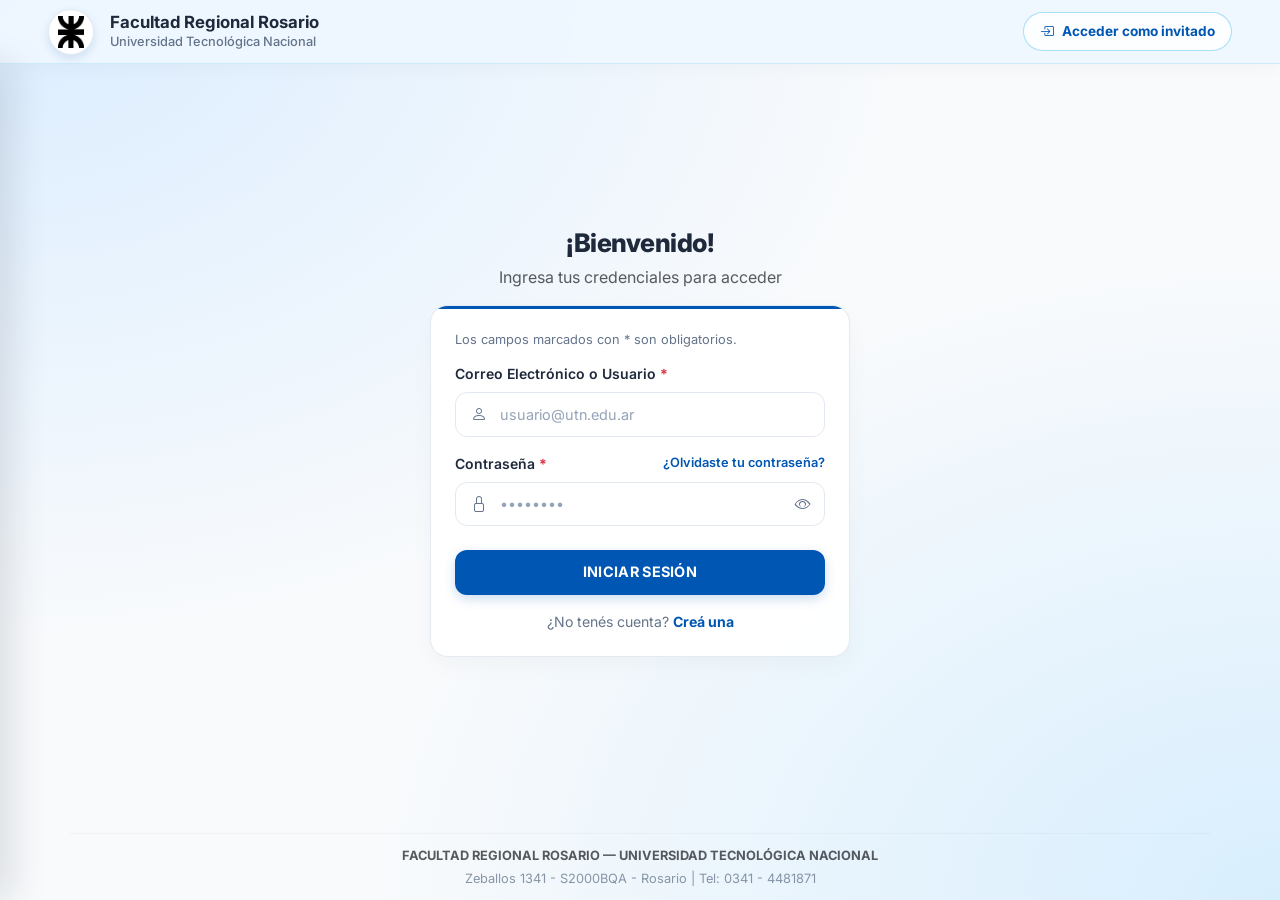
<file: frontend/index.html>
<!DOCTYPE html>
<html lang="es">

<head>
    <meta charset="UTF-8">
    <meta name="viewport" content="width=device-width, initial-scale=1.0">

    <title>Sistema de Gestión de Vacantes - UTN FRRO</title>

    <!-- Bootstrap -->
    <link
        href="https://cdn.jsdelivr.net/npm/bootstrap@5.3.2/dist/css/bootstrap.min.css"
        rel="stylesheet"
    >
    <!-- Bootstrap Icons -->
    <link
        rel="stylesheet"
        href="https://cdn.jsdelivr.net/npm/bootstrap-icons@1.11.1/font/bootstrap-icons.css"
    >
    <!-- Google Fonts (preconnect: la fuente llega antes y la letra no "salta") -->
    <link rel="preconnect" href="https://fonts.googleapis.com">
    <link rel="preconnect" href="https://fonts.gstatic.com" crossorigin>
    <link
        href="https://fonts.googleapis.com/css2?family=Inter:wght@300;400;500;600;700;800&display=swap"
        rel="stylesheet"
    >
    <!-- CSS global -->
    <link rel="stylesheet" href="assets/css/global.css?v=2">
</head>

<body>
    <!-- CARGA INICIAL: se ve hasta saber si hay sesión guardada -->
    <div class="app-loader" id="app-loader" role="status" aria-label="Cargando">
        <div class="spinner-border"></div>
    </div>

    <!-- LOGIN (se muestra recién si no hay sesión válida) -->
    <div id="login-view" style="display: none;">
        <app-login></app-login>
    </div>

    <!-- MENU -->
    <div id="menu-view" style="display: none;">
        <app-menu></app-menu>
    </div>

    <!-- LISTADO DE VACANTES -->
    <div id="vacantes-view" style="display: none;"></div>

    <!-- POSTULACIONES -->
    <div id="postulaciones-view" style="display: none;"></div>

    <!-- GESTIÓN DE VACANTES -->
    <div id="gestion-vacantes-view" style="display: none;"></div>

    <!-- ROLES -->
    <div id="roles-view" style="display: none;"></div>

    <!-- USUARIOS -->
    <div id="usuarios-view" style="display: none;"></div>

    <!-- PÁGINA NO ENCONTRADA (404) -->
    <div id="no-encontrada-view" style="display: none;"></div>

    <!-- Mi perfil y Preguntas frecuentes son dialogs: los abre el navbar -->

    <!-- MENÚ LATERAL: uno solo para toda la app; lo abre el botón ☰ del navbar -->
    <app-sidebar></app-sidebar>

    <!-- Bootstrap JS -->
    <script
        src="https://cdn.jsdelivr.net/npm/bootstrap@5.3.2/dist/js/bootstrap.bundle.min.js">
    </script>

    <!-- Servicios -->
    <script src="services/config.js"></script>
    <script src="services/estilos.js"></script>
    <script src="services/api.js"></script>
    <script src="services/auth.service.js"></script>
    <script src="services/validaciones.js"></script>

    <!-- Componentes -->
    <script type="module" src="components/navbar/navbar.js"></script>
    <script type="module" src="components/login/login.js"></script>
    <script type="module" src="components/menu/menu.js"></script>
    <script type="module" src="components/footer/footer.js"></script>
    <script type="module" src="components/sidebar/sidebar.js"></script>
    <script type="module" src="components/datepicker/datepicker.js"></script>
    <script type="module" src="components/usuarios/roles/roles.js"></script>
    <script type="module" src="components/usuarios/usuarios/usuarios.js"></script>
    <script type="module" src="components/configuraciones/gestion-vacantes/gestion-vacantes.js"></script>
    <script type="module" src="components/paneles/vacantes/vacantes.js"></script>
    <script type="module" src="components/paneles/postulaciones/postulaciones.js"></script>
    <script type="module" src="components/perfil/perfil.js"></script>
    <script type="module" src="components/faq/faq.js"></script>
    <script type="module" src="components/no-encontrada/no-encontrada.js"></script>

    <!-- Navegación entre vistas y restauración de la sesión -->
    <script src="services/navegacion.js"></script>
</body>
</html>
</file>
<file: frontend/assets/css/global.css>
/* =========================================================
   PALETA DE COLORES
   Todos los colores del frontend se definen acá. Los
   componentes los usan siempre como var(--color-...), nunca
   con valores sueltos.
   ========================================================= */

:root {
    /* ---------- Marca ---------- */
    --color-primary: #0056b3;
    --color-primary-hover: #004494;
    --color-primary-active: #003f80;
    --color-primary-soft: #e0f2fe;
    --color-primary-subtle: #f0f9ff;
    --color-accent: #0ea5e9;
    /* ---------- Neutros ---------- */
    --color-white: #ffffff;
    --color-dark: #1e293b;
    --color-gray-700: #334155;
    --color-gray-600: #475569;
    --color-gray-500: #64748b;
    --color-gray-400: #94a3b8;
    --color-gray-300: #cbd5e1;
    --color-gray-200: #e2e8f0;
    --color-gray-100: #f1f5f9;
    --color-gray-50: #f8fafc;
    /* ---------- Estados ---------- */
    --color-success: #16a34a;
    --color-success-soft: #f0fdf4;
    --color-success-muted: #6c9f7d;
    --color-info: #2563eb;
    --color-info-soft: #eff6ff;
    --color-danger: #dc3545;
    --color-danger-hover: #c82333;
    --color-danger-bright: #ef4444;
    --color-danger-soft: #fef2f2;
    --color-danger-border: #fecaca;
    --color-danger-muted: #c97979;
    /* ---------- Acentos (iconos y etiquetas) ---------- */
    --color-orange: #ea580c;
    --color-orange-soft: #fff7ed;
    --color-purple: #9333ea;
    --color-purple-soft: #faf5ff;
    --color-indigo: #4f46e5;
    --color-indigo-soft: #eef2ff;
    --color-teal: #0f766e;
    --color-teal-bright: #0d9488;
    --color-teal-soft: #f0fdfa;
    /* ---------- Transparencias ---------- */
    --color-border-soft: rgba(226, 232, 240, 0.9);
    --color-white-translucent: rgba(255, 255, 255, 0.85);
    --color-white-glass: rgba(255, 255, 255, 0.95);
    --color-navbar-bg: rgba(239, 247, 255, 0.95);
    --color-accent-border: rgba(14, 165, 233, 0.35);
    --color-accent-ring: rgba(14, 165, 233, 0.15);
    --color-primary-shadow: rgba(0, 86, 179, 0.14);
    --color-primary-shadow-strong: rgba(0, 86, 179, 0.2);
    --color-danger-ring: rgba(220, 53, 69, 0.1);
    --color-danger-shadow: rgba(220, 53, 69, 0.18);
    --color-shadow-xs: rgba(0, 0, 0, 0.03);
    --color-shadow-sm: rgba(0, 0, 0, 0.07);
    --color-shadow-md: rgba(0, 0, 0, 0.12);
    --color-shadow-lg: rgba(0, 0, 0, 0.18);
    --color-shadow-dialog: rgba(15, 23, 42, 0.12);
    --color-overlay: rgba(15, 23, 42, 0.32);
    --color-overlay-strong: rgba(15, 23, 42, 0.45);
    /* ---------- Fondo degradado (login / menú) ---------- */
    --color-bg-gradient-1: hsla(210, 100%, 93%, 1);
    --color-bg-gradient-2: hsla(204, 100%, 86%, 0.5);
    /* ---------- Accesibilidad ---------- */
    --color-focus-ring: var(--color-primary);
}

/* Medidas compartidas entre componentes */
:root {
    --alto-navbar: 64px;   /* el menú lateral se abre justo debajo */
}

@media (max-width: 576px) {
    :root {
        --alto-navbar: 60px;
    }
}

/*
* Fondo y tipografía de toda la aplicación. Están acá (y no en el CSS
* de un componente) para que se apliquen desde el primer pintado: si no,
* al recargar la página se ve un instante el fondo blanco.
*/
body {
    min-height: 100vh;
    font-family: 'Inter', sans-serif;
    background-color: var(--color-gray-50);
    background-image:
        radial-gradient(at 0% 0%, var(--color-bg-gradient-1) 0px, transparent 50%),
        radial-gradient(at 100% 100%, var(--color-bg-gradient-2) 0px, transparent 50%);
    background-attachment: fixed;
}

/* Indicadores de foco visibles por teclado para Accesibilidad (WCAG) */
a:focus-visible,
button:focus-visible,
input:focus-visible,
select:focus-visible,
textarea:focus-visible {
    outline: 3px solid var(--color-focus-ring) !important;
    outline-offset: 3px !important;
}

/*
* Campos obligatorios: la etiqueta de todo campo con "required" lleva un
* asterisco rojo, y el formulario arranca con la leyenda que lo explica.
* Así se marcan antes de completar el formulario en todas las pantallas,
* sin repetir el asterisco a mano en cada etiqueta.
*/
.form-group:has(:is(input, select, textarea)[required]) label::after {
    content: " *";
    color: var(--color-danger);
    font-weight: 700;
}

form:has(:is(input, select, textarea)[required])::before {
    content: "Los campos marcados con * son obligatorios.";
    display: block;
    color: var(--color-gray-500);
    font-size: 0.8rem;
}

/* Los diálogos son flex en columna y ya los separa el gap; el login no */
.login-card form::before {
    margin-bottom: 0.75rem;
}

/*
* Atajo "Saltar al contenido principal" (navbar): fuera de la pantalla
* hasta que recibe el foco con Tab; ahí aparece arriba a la izquierda.
*/
.saltar-contenido {
    position: absolute;
    top: 0.5rem;
    left: 0.5rem;
    z-index: 2000;
    padding: 0.5rem 1rem;
    border-radius: 0.5rem;
    background: var(--color-primary);
    color: var(--color-white);
    font-size: 0.9rem;
    font-weight: 700;
    text-decoration: none;
    transform: translateY(-200%);
}

.saltar-contenido:focus {
    color: var(--color-white);
    transform: translateY(0);
}

/* El contenido recibe el foco por código: sin anillo de foco propio */
main[tabindex="-1"]:focus,
.panel-container[tabindex="-1"]:focus {
    outline: none;
}

/* Ocultamiento accesible exclusivo para lectores de pantalla (TAW) */
.visually-hidden-sr {
    position: absolute !important;
    width: 1px !important;
    height: 1px !important;
    padding: 0 !important;
    margin: -1px !important;
    overflow: hidden !important;
    clip-path: inset(50%) !important;
    white-space: nowrap !important;
    border: 0 !important;
}

/* =========================================================
   CARGA INICIAL
   Mientras se valida la sesión guardada no se muestra ninguna
   vista, así el login no aparece un instante al recargar.
   ========================================================= */

.app-loader {
    position: fixed;
    inset: 0;
    display: flex;
    align-items: center;
    justify-content: center;
    color: var(--color-primary);
}

.app-loader[hidden] {
    display: none;
}

/* =========================================================
   PANELES
   Estructura común de las pantallas con tablas (vacantes,
   postulaciones, gestión de vacantes, roles y usuarios).
   La pantalla ocupa como mínimo todo el alto de la ventana y
   la tabla principal se estira para llenarlo, así todas miden
   lo mismo sin importar cuántas filas tengan.
   ========================================================= */

app-vacantes,
app-postulaciones,
app-gestion-vacantes,
app-roles,
app-usuarios {
    display: flex;
    flex-direction: column;
    min-height: 100vh;
}

.panel-container {
    flex: 1;
    display: flex;
    flex-direction: column;
    width: 100%;
    padding: 1.5rem 2.5rem;
}

.breadcrumb-bar {
    margin-bottom: 0.75rem;
}

.breadcrumb-path {
    color: var(--color-gray-500);
    font-size: 0.8rem;
    font-weight: 700;
    letter-spacing: 0.5px;
}

.panel-header {
    display: flex;
    align-items: center;
    justify-content: space-between;
    margin-bottom: 0.75rem;
    padding: 0.75rem 1.25rem;
    background: var(--color-gray-200);
    border-radius: 0.5rem;
}

.panel-header h1 {
    margin: 0;
    color: var(--color-dark);
    font-size: 0.95rem;
    font-weight: 700;
}

.header-actions {
    display: flex;
    align-items: center;
    gap: 0.75rem;
}

.btn-icon,
.btn-icon-sm {
    display: inline-flex;
    align-items: center;
    justify-content: center;
    padding: 0;
    background: transparent;
    border: none;
    color: var(--color-dark);
    font-size: 1.1rem;
    cursor: pointer;
    transition:
        transform 0.15s ease,
        color 0.15s ease;
}

.btn-icon:hover,
.btn-icon-sm:hover {
    color: var(--color-primary);
    transform: scale(1.1);
}

/* Tabla principal + columna de tablas laterales (roles, gestión) */
.panel-grid {
    display: grid;
    grid-template-columns: minmax(0, 1fr) 500px;
    gap: 1.25rem;
}

.side-tables-container {
    display: flex;
    flex-direction: column;
    gap: 1.25rem;
}

/*
* Con tablas laterales, la principal mide lo mismo que la suma de
* las dos laterales: el alto de la fila lo definen ellas
* (contain: size hace que la principal no empuje la fila) y la
* principal se estira hasta ese alto.
*/
.panel-grid .panel-main-card {
    contain: size;
}

.panel-grid .panel-main-card .table-responsive {
    overflow-y: auto;
}

/* =========================================================
   TABLAS
   ========================================================= */

.card-table {
    display: flex;
    flex-direction: column;
    overflow: hidden;
    background: var(--color-white);
    border: 1px solid var(--color-border-soft);
    border-radius: 0.75rem;
    box-shadow: 0 4px 12px var(--color-shadow-xs);
}

/* La tarjeta principal crece y el pie queda abajo */
.panel-main-card {
    flex: 1;
    min-width: 0;
}

.panel-main-card .table-responsive {
    flex: 1;
    overflow-x: auto;
}

.custom-table {
    width: 100%;
    border-collapse: collapse;
    font-size: 0.875rem;
}

.custom-table th {
    padding: 0.85rem 1rem;
    background: var(--color-gray-200);
    color: var(--color-dark);
    font-weight: 600;
    text-align: left;
    white-space: nowrap;
}

.custom-table td {
    padding: 0.85rem 1rem;
    border-bottom: 1px solid var(--color-gray-100);
    color: var(--color-dark);
}

.custom-table tbody tr:hover {
    background: var(--color-gray-50);
}

.custom-table.compact th,
.custom-table.compact td {
    padding: 0.6rem 0.75rem;
}

/* Tablas laterales (el alto de cada una lo define su panel) */
.side-header {
    display: flex;
    align-items: center;
    justify-content: space-between;
    padding: 0.75rem 1rem;
    background: var(--color-gray-200);
    font-size: 0.875rem;
    font-weight: 600;
}

.side-title-actions {
    display: flex;
    align-items: center;
    gap: 0.5rem;
}

.side-table-body {
    flex-shrink: 0;
    overflow-y: auto;
}

.side-table-body::-webkit-scrollbar {
    width: 6px;
    height: 6px;
}

.side-table-body::-webkit-scrollbar-track {
    background: var(--color-gray-100);
}

.side-table-body::-webkit-scrollbar-thumb {
    background: var(--color-gray-300);
    border-radius: 10px;
}

.side-table-body::-webkit-scrollbar-thumb:hover {
    background: var(--color-gray-400);
}

/* Estado (vacante o postulación) */
.estado-badge {
    display: inline-flex;
    align-items: center;
    justify-content: center;
    padding: 0.25rem 0.55rem;
    border-radius: 999px;
    font-size: 0.72rem;
    font-weight: 600;
    white-space: nowrap;
}

/* Botones de acción de cada fila */
.action-btn-group {
    display: flex;
    align-items: center;
    justify-content: center;
    gap: 0.65rem;
}

.btn-action {
    padding: 0.25rem;
    background: none;
    border: none;
    font-size: 0.95rem;
    cursor: pointer;
    transition:
        transform 0.15s ease,
        color 0.15s ease;
}

.btn-action:hover:not(:disabled) {
    transform: scale(1.12);
}

.btn-action:disabled {
    color: var(--color-gray-400);
    opacity: 0.4;
    cursor: not-allowed;
}

.btn-action.view {
    color: var(--color-success);
}

.btn-action.edit {
    color: var(--color-info);
}

.btn-action.delete {
    color: var(--color-danger-bright);
}

/* Pie de tabla y paginación */
.table-footer {
    display: flex;
    align-items: center;
    justify-content: space-between;
    gap: 1rem;
    margin-top: auto;
    padding: 0.75rem 1rem;
    color: var(--color-gray-500);
    font-size: 0.8rem;
}

.table-footer.compact {
    padding: 0.6rem 0.75rem;
}

.pagination-buttons {
    display: flex;
    align-items: center;
    gap: 0.5rem;
}

.pagination-buttons [id$="-page-number"] {
    min-width: 65px;
    text-align: center;
}

.pagination-btn {
    display: flex;
    align-items: center;
    justify-content: center;
    width: 28px;
    height: 28px;
    background: var(--color-white);
    border: 1px solid var(--color-gray-300);
    border-radius: 0.35rem;
    color: var(--color-gray-700);
    cursor: pointer;
    transition:
        background-color 0.15s ease,
        color 0.15s ease;
}

.pagination-btn:hover:not(:disabled) {
    background: var(--color-gray-200);
}

.pagination-btn:disabled {
    opacity: 0.4;
    cursor: not-allowed;
}

@media (max-width: 992px) {
    .panel-container {
        padding: 1.25rem;
    }

    .panel-grid {
        grid-template-columns: 1fr;
    }

    /* Una sola columna: la principal vuelve a su alto natural */
    .panel-grid .panel-main-card {
        contain: none;
    }
}

@media (max-width: 576px) {
    .panel-container {
        padding: 1rem;
    }

    .panel-grid {
        gap: 1rem;
    }

    .custom-table {
        font-size: 0.8rem;
    }

    .custom-table th,
    .custom-table td {
        padding: 0.65rem 0.5rem;
    }

    .table-footer {
        flex-wrap: wrap;
    }
}

/* =========================================================
   DIALOG GENÉRICO (Mi perfil, Preguntas frecuentes)
   Mismo estilo que los dialogs de los paneles, pero con
   clases propias para no chocar con .custom-dialog, que cada
   panel redefine en su hoja.
   ========================================================= */

.app-dialog {
    width: min(560px, calc(100% - 32px));
    max-width: 560px;
    max-height: 90vh;
    padding: 0;
    overflow: hidden;
    background: var(--color-white);
    border: 1px solid var(--color-border-soft);
    border-radius: 1.1rem;
    box-shadow: 0 12px 35px var(--color-shadow-dialog);
    color: var(--color-dark);
    animation: appDialogFadeIn 0.18s ease-out;
}

.app-dialog[open] {
    display: flex;
    flex-direction: column;
}

/* Línea superior */
.app-dialog::before {
    content: "";
    display: block;
    flex-shrink: 0;
    width: 100%;
    height: 3px;
    background: var(--color-primary);
}

.app-dialog::backdrop {
    background: var(--color-overlay);
}

.app-dialog-header {
    flex-shrink: 0;
    display: flex;
    align-items: center;
    justify-content: space-between;
    gap: 1rem;
    padding: 16px 20px;
    background: var(--color-gray-100);
    border-bottom: 1px solid var(--color-gray-200);
}

.app-dialog-header h2 {
    margin: 0;
    color: var(--color-dark);
    font-size: 1.05rem;
    font-weight: 700;
    letter-spacing: -0.2px;
}

.app-dialog-close {
    width: 32px;
    height: 32px;
    flex-shrink: 0;
    display: inline-flex;
    align-items: center;
    justify-content: center;
    padding: 0;
    background: transparent;
    border: none;
    border-radius: 0.5rem;
    color: var(--color-gray-500);
    font-size: 1.1rem;
    cursor: pointer;
    transition:
        background-color 0.2s ease,
        color 0.2s ease;
}

.app-dialog-close:hover {
    background: var(--color-gray-200);
    color: var(--color-dark);
}

.app-dialog-body {
    flex: 1;
    min-height: 0;
    padding: 1.5rem 20px;
    overflow-y: auto;
    color: var(--color-gray-700);
    font-size: 0.9rem;
    line-height: 1.6;
}

.app-dialog-actions {
    flex-shrink: 0;
    display: flex;
    align-items: center;
    justify-content: flex-end;
    gap: 10px;
    padding: 16px 20px;
    background: var(--color-white);
    border-top: 1px solid var(--color-gray-100);
}

.app-dialog-actions[hidden] {
    display: none;
}

/* Empuja lo que sigue hacia la derecha */
.app-dialog-actions .app-dialog-spacer {
    flex: 1;
}

.app-dialog-error {
    margin: 0;
    color: var(--color-danger);
    font-size: 0.82rem;
}

.app-dialog-error[hidden] {
    display: none;
}

@keyframes appDialogFadeIn {
    from {
        opacity: 0;
        transform: translateY(8px) scale(0.98);
    }
    to {
        opacity: 1;
        transform: translateY(0) scale(1);
    }
}

/* =========================================================
   BOTONES DE DIALOG
   ========================================================= */

.app-btn {
    display: inline-flex;
    align-items: center;
    justify-content: center;
    gap: 0.45rem;
    padding: 0.65rem 1.15rem;
    border-radius: 0.7rem;
    font-size: 0.85rem;
    font-weight: 700;
    cursor: pointer;
    transition:
        background-color 0.2s ease,
        border-color 0.2s ease,
        box-shadow 0.2s ease,
        transform 0.2s ease;
}

.app-btn:disabled {
    opacity: 0.6;
    cursor: not-allowed;
}

.app-btn-primary {
    background: var(--color-primary);
    border: none;
    color: var(--color-white);
    box-shadow: 0 3px 8px var(--color-primary-shadow);
}

.app-btn-primary:hover:not(:disabled) {
    background: var(--color-primary-hover);
    box-shadow: 0 5px 12px var(--color-primary-shadow-strong);
    transform: translateY(-1px);
}

.app-btn-secondary {
    background: var(--color-gray-50);
    border: 1px solid var(--color-gray-200);
    color: var(--color-gray-600);
    font-weight: 600;
}

.app-btn-secondary:hover:not(:disabled) {
    background: var(--color-gray-100);
    border-color: var(--color-gray-300);
}

.app-btn-danger {
    background: var(--color-danger);
    border: none;
    color: var(--color-white);
}

.app-btn-danger:hover:not(:disabled) {
    background: var(--color-danger-hover);
    box-shadow: 0 4px 10px var(--color-danger-shadow);
    transform: translateY(-1px);
}

.app-btn-danger-outline {
    background: var(--color-white);
    border: 1px solid var(--color-danger-border);
    color: var(--color-danger);
}

.app-btn-danger-outline:hover:not(:disabled) {
    background: var(--color-danger-soft);
    border-color: var(--color-danger);
    transform: translateY(-1px);
}

@media (max-width: 576px) {
    .app-dialog-actions {
        flex-wrap: wrap;
    }

    .app-dialog-actions .app-btn {
        flex: 1;
    }

    .app-dialog-actions .app-dialog-spacer {
        display: none;
    }
}

/* =========================================================
   CAMPO DE CONTRASEÑA CON "OJO"
   Lo arma agregarOjosContrasena() (services/validaciones.js):
   el botón queda dentro del campo, a la derecha.
   ========================================================= */
.campo-contrasena {
    position: relative;
}

.campo-contrasena > input {
    padding-right: 2.75rem !important;
    /* Sin el ícono de error de Bootstrap: ocuparía el lugar del ojo */
    background-image: none !important;
}

.btn-ver-contrasena {
    position: absolute;
    top: 50%;
    right: 0.5rem;
    transform: translateY(-50%);
    z-index: 11;
    display: flex;
    align-items: center;
    padding: 0.25rem 0.4rem;
    border: 0;
    border-radius: 0.375rem;
    background: transparent;
    color: var(--color-gray-500);
    font-size: 1rem;
    line-height: 1;
    cursor: pointer;
}

.btn-ver-contrasena:hover,
.btn-ver-contrasena:focus-visible {
    color: var(--color-accent);
}


/* =========================================================
   SCROLL EN TODOS LOS DIALOGS
   En pantallas chicas el dialog no puede ser más alto que la
   ventana: si el contenido no entra, aparece la barra de
   desplazamiento en lugar de cortarse. Se usa !important
   porque cada componente define overflow: hidden en su CSS.
   ========================================================= */
dialog.custom-dialog,
dialog.app-dialog {
    max-height: calc(100vh - 32px) !important;
    max-height: calc(100dvh - 32px) !important;
    overflow-x: hidden !important;
    overflow-y: auto !important;
}
</file>
